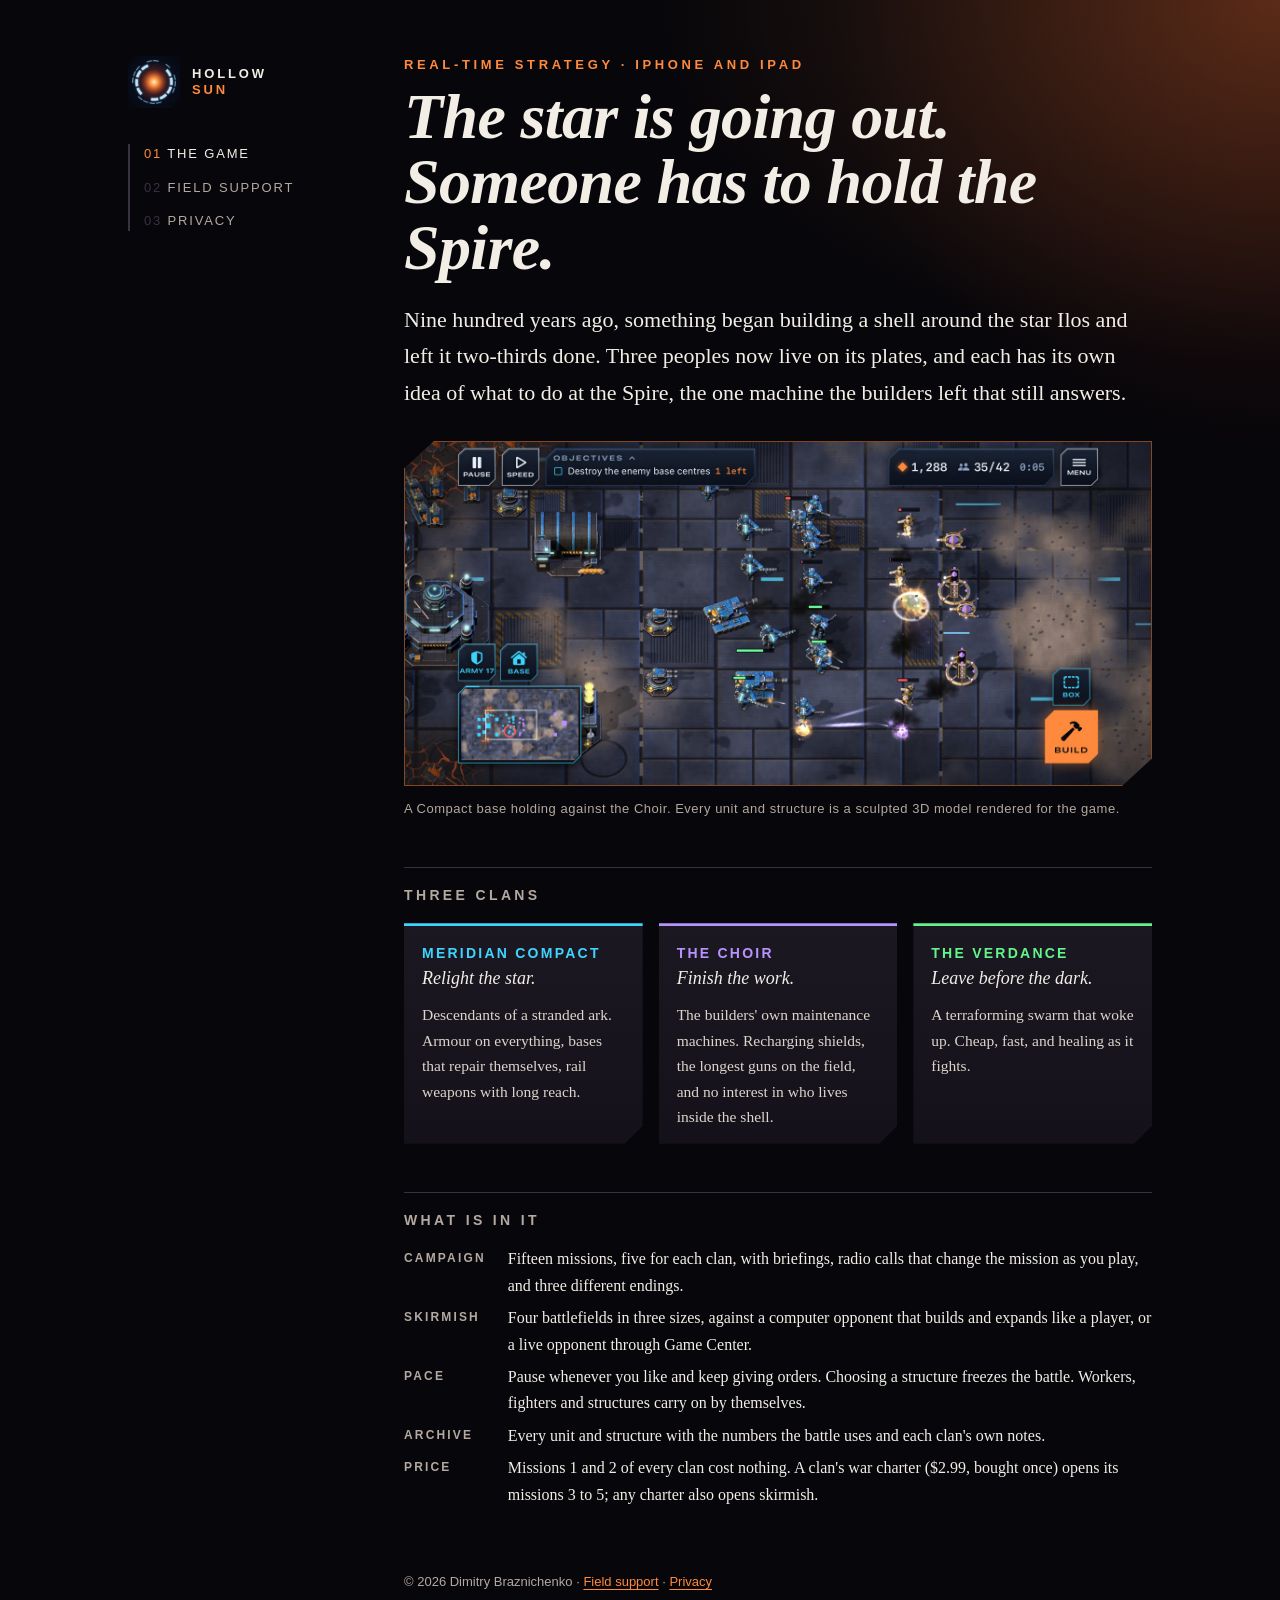
<file: index.html>
<!doctype html>
<html lang="en">
<head>
  <meta charset="utf-8" />
  <meta name="viewport" content="width=device-width, initial-scale=1" />
  <title>Hollow Sun</title>
  <meta name="description" content="Hollow Sun: real-time strategy for iPhone and iPad. Three clans at war over the Spire of a dying star." />
  <link rel="stylesheet" href="styles.css" />
  <link rel="icon" href="icon.png" />
</head>
<body>
  <div class="sheet">
    <aside class="rail">
      <a class="mark" href="index.html"><img src="icon.png" alt="" /><b>Hollow<span>Sun</span></b></a>
      <ol>
        <li><a href="index.html" aria-current="page">The game</a></li>
        <li><a href="support.html">Field support</a></li>
        <li><a href="privacy-policy.html">Privacy</a></li>
      </ol>
    </aside>
    <main>
      <p class="kicker">Real-time strategy · iPhone and iPad</p>
      <h1>The star is going out. Someone has to hold the Spire.</h1>
      <p class="lede">Nine hundred years ago, something began building a shell around the star Ilos and left it two-thirds done. Three peoples now live on its plates, and each has its own idea of what to do at the Spire, the one machine the builders left that still answers.</p>
      <img class="shot" src="hero.jpg" alt="A Meridian Compact base under attack: armoured walkers and a siege crawler meet Choir drones on a dark metal plate" />
      <p class="caption">A Compact base holding against the Choir. Every unit and structure is a sculpted 3D model rendered for the game.</p>

      <h2>Three clans</h2>
      <div class="clans">
        <section class="clan compact"><h3>Meridian Compact</h3><em>Relight the star.</em><p>Descendants of a stranded ark. Armour on everything, bases that repair themselves, rail weapons with long reach.</p></section>
        <section class="clan choir"><h3>The Choir</h3><em>Finish the work.</em><p>The builders' own maintenance machines. Recharging shields, the longest guns on the field, and no interest in who lives inside the shell.</p></section>
        <section class="clan verdance"><h3>The Verdance</h3><em>Leave before the dark.</em><p>A terraforming swarm that woke up. Cheap, fast, and healing as it fights.</p></section>
      </div>

      <h2>What is in it</h2>
      <dl class="facts">
        <dt>Campaign</dt><dd>Fifteen missions, five for each clan, with briefings, radio calls that change the mission as you play, and three different endings.</dd>
        <dt>Skirmish</dt><dd>Four battlefields in three sizes, against a computer opponent that builds and expands like a player, or a live opponent through Game Center.</dd>
        <dt>Pace</dt><dd>Pause whenever you like and keep giving orders. Choosing a structure freezes the battle. Workers, fighters and structures carry on by themselves.</dd>
        <dt>Archive</dt><dd>Every unit and structure with the numbers the battle uses and each clan's own notes.</dd>
        <dt>Price</dt><dd>Missions 1 and 2 of every clan cost nothing. A clan's war charter ($2.99, bought once) opens its missions 3 to 5; any charter also opens skirmish.</dd>
      </dl>

      <footer>&copy; 2026 Dimitry Braznichenko · <a href="support.html">Field support</a> · <a href="privacy-policy.html">Privacy</a></footer>
    </main>
  </div>
</body>
</html>
</file>
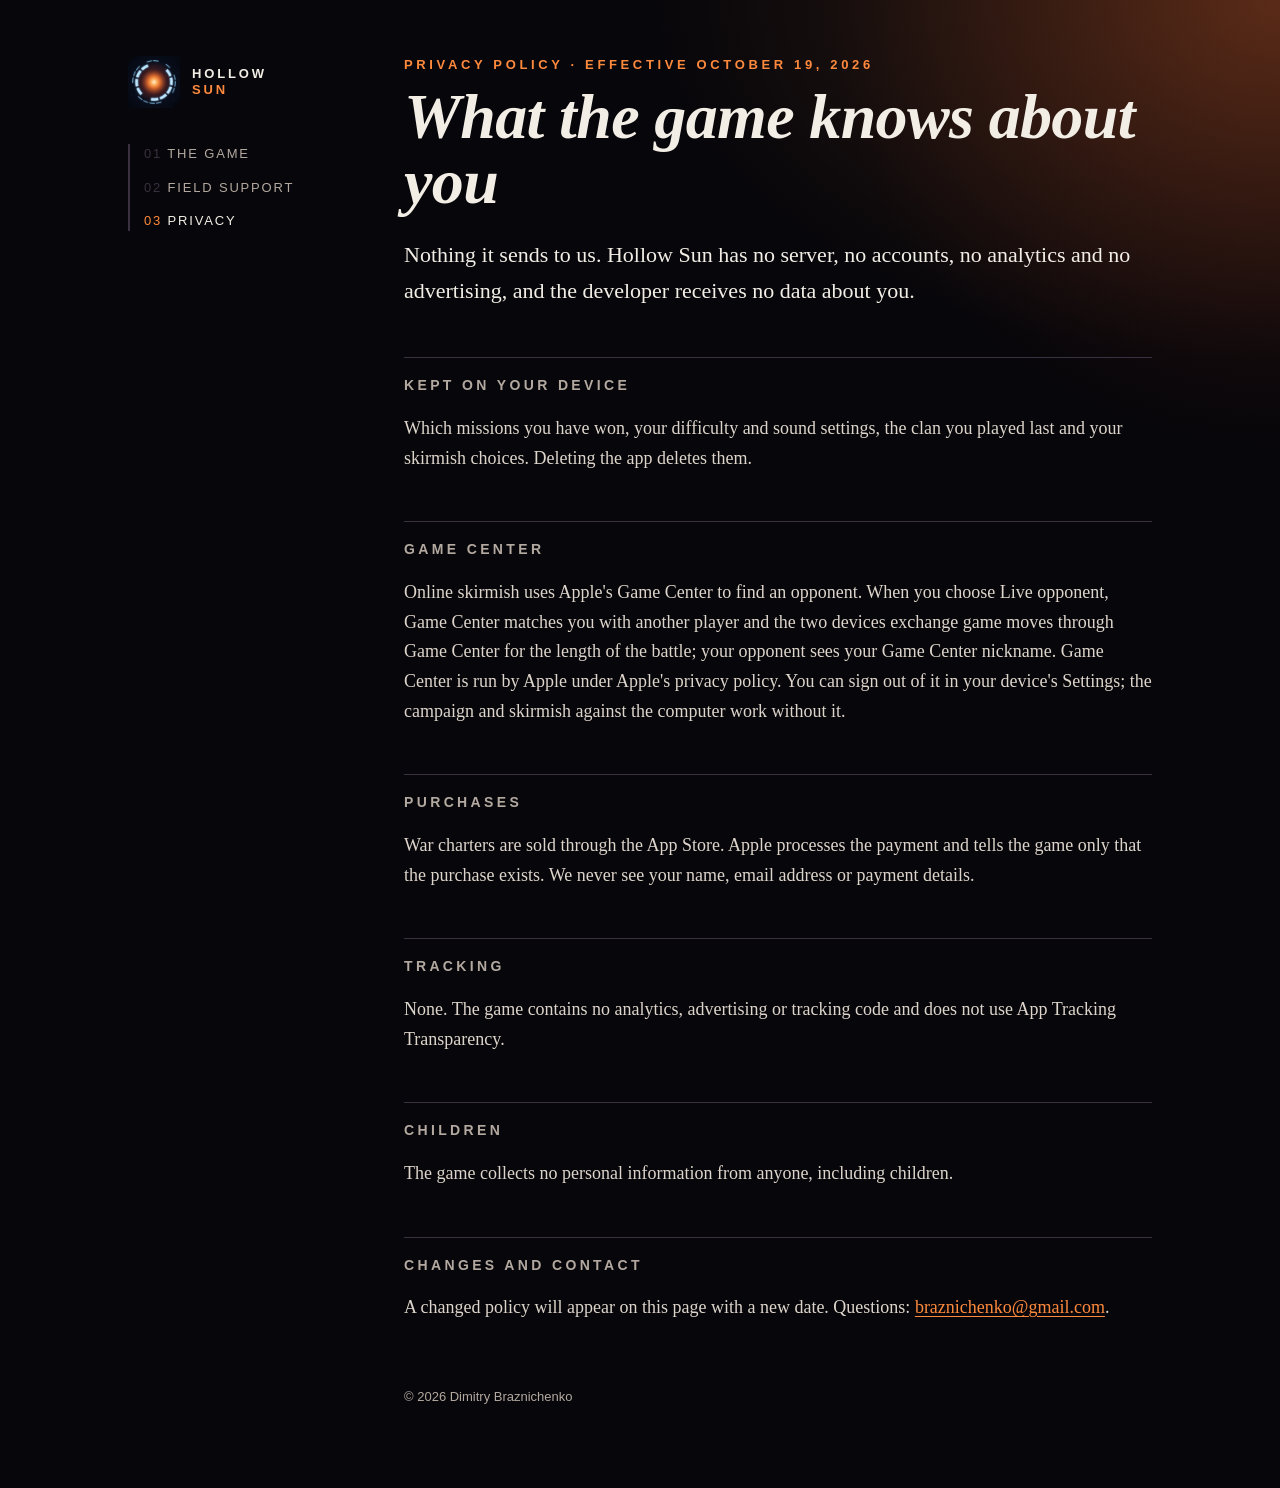
<file: privacy-policy.html>
<!doctype html>
<html lang="en">
<head>
  <meta charset="utf-8" />
  <meta name="viewport" content="width=device-width, initial-scale=1" />
  <title>Hollow Sun · Privacy</title>
  <meta name="description" content="Hollow Sun's privacy policy: no data collected by the developer; Game Center is used only for online matchmaking." />
  <link rel="stylesheet" href="styles.css" />
  <link rel="icon" href="icon.png" />
</head>
<body>
  <div class="sheet">
    <aside class="rail">
      <a class="mark" href="index.html"><img src="icon.png" alt="" /><b>Hollow<span>Sun</span></b></a>
      <ol>
        <li><a href="index.html">The game</a></li>
        <li><a href="support.html">Field support</a></li>
        <li><a href="privacy-policy.html" aria-current="page">Privacy</a></li>
      </ol>
    </aside>
    <main>
      <p class="kicker">Privacy policy · effective October 19, 2026</p>
      <h1>What the game knows about you</h1>
      <p class="lede">Nothing it sends to us. Hollow Sun has no server, no accounts, no analytics and no advertising, and the developer receives no data about you.</p>

      <h2>Kept on your device</h2>
      <p>Which missions you have won, your difficulty and sound settings, the clan you played last and your skirmish choices. Deleting the app deletes them.</p>

      <h2>Game Center</h2>
      <p>Online skirmish uses Apple's Game Center to find an opponent. When you choose Live opponent, Game Center matches you with another player and the two devices exchange game moves through Game Center for the length of the battle; your opponent sees your Game Center nickname. Game Center is run by Apple under Apple's privacy policy. You can sign out of it in your device's Settings; the campaign and skirmish against the computer work without it.</p>

      <h2>Purchases</h2>
      <p>War charters are sold through the App Store. Apple processes the payment and tells the game only that the purchase exists. We never see your name, email address or payment details.</p>

      <h2>Tracking</h2>
      <p>None. The game contains no analytics, advertising or tracking code and does not use App Tracking Transparency.</p>

      <h2>Children</h2>
      <p>The game collects no personal information from anyone, including children.</p>

      <h2>Changes and contact</h2>
      <p>A changed policy will appear on this page with a new date. Questions: <a href="mailto:braznichenko@gmail.com?subject=Hollow%20Sun%20privacy">braznichenko@gmail.com</a>.</p>

      <footer>&copy; 2026 Dimitry Braznichenko</footer>
    </main>
  </div>
</body>
</html>
</file>
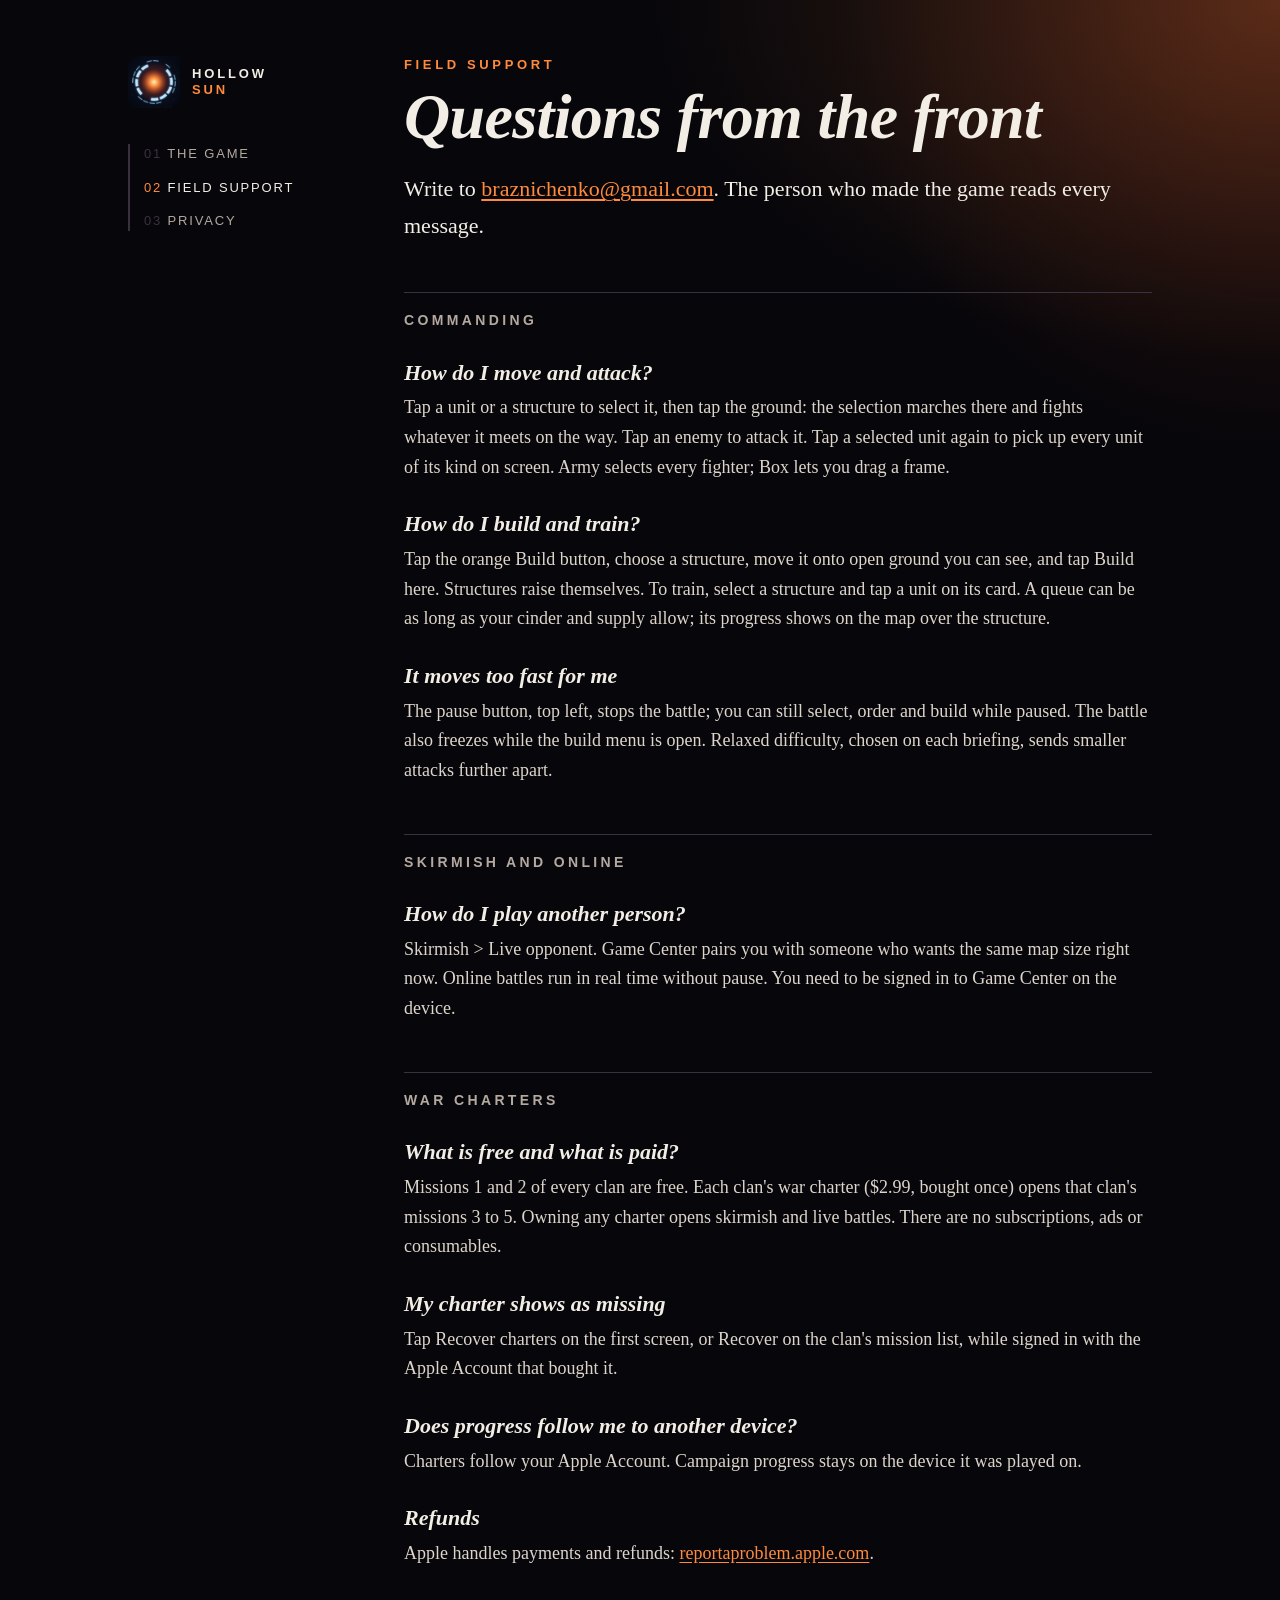
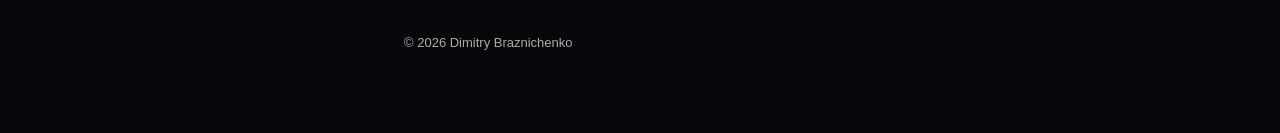
<file: support.html>
<!doctype html>
<html lang="en">
<head>
  <meta charset="utf-8" />
  <meta name="viewport" content="width=device-width, initial-scale=1" />
  <title>Hollow Sun · Field support</title>
  <meta name="description" content="Help with Hollow Sun: controls, building, the tactical pause, war charters and skirmish." />
  <link rel="stylesheet" href="styles.css" />
  <link rel="icon" href="icon.png" />
</head>
<body>
  <div class="sheet">
    <aside class="rail">
      <a class="mark" href="index.html"><img src="icon.png" alt="" /><b>Hollow<span>Sun</span></b></a>
      <ol>
        <li><a href="index.html">The game</a></li>
        <li><a href="support.html" aria-current="page">Field support</a></li>
        <li><a href="privacy-policy.html">Privacy</a></li>
      </ol>
    </aside>
    <main class="qa">
      <p class="kicker">Field support</p>
      <h1>Questions from the front</h1>
      <p class="lede">Write to <a href="mailto:braznichenko@gmail.com?subject=Hollow%20Sun">braznichenko@gmail.com</a>. The person who made the game reads every message.</p>

      <h2>Commanding</h2>
      <h3>How do I move and attack?</h3>
      <p>Tap a unit or a structure to select it, then tap the ground: the selection marches there and fights whatever it meets on the way. Tap an enemy to attack it. Tap a selected unit again to pick up every unit of its kind on screen. Army selects every fighter; Box lets you drag a frame.</p>
      <h3>How do I build and train?</h3>
      <p>Tap the orange Build button, choose a structure, move it onto open ground you can see, and tap Build here. Structures raise themselves. To train, select a structure and tap a unit on its card. A queue can be as long as your cinder and supply allow; its progress shows on the map over the structure.</p>
      <h3>It moves too fast for me</h3>
      <p>The pause button, top left, stops the battle; you can still select, order and build while paused. The battle also freezes while the build menu is open. Relaxed difficulty, chosen on each briefing, sends smaller attacks further apart.</p>

      <h2>Skirmish and online</h2>
      <h3>How do I play another person?</h3>
      <p>Skirmish &gt; Live opponent. Game Center pairs you with someone who wants the same map size right now. Online battles run in real time without pause. You need to be signed in to Game Center on the device.</p>

      <h2>War charters</h2>
      <h3>What is free and what is paid?</h3>
      <p>Missions 1 and 2 of every clan are free. Each clan's war charter ($2.99, bought once) opens that clan's missions 3 to 5. Owning any charter opens skirmish and live battles. There are no subscriptions, ads or consumables.</p>
      <h3>My charter shows as missing</h3>
      <p>Tap Recover charters on the first screen, or Recover on the clan's mission list, while signed in with the Apple Account that bought it.</p>
      <h3>Does progress follow me to another device?</h3>
      <p>Charters follow your Apple Account. Campaign progress stays on the device it was played on.</p>
      <h3>Refunds</h3>
      <p>Apple handles payments and refunds: <a href="https://reportaproblem.apple.com">reportaproblem.apple.com</a>.</p>

      <footer>&copy; 2026 Dimitry Braznichenko</footer>
    </main>
  </div>
</body>
</html>
</file>
<file: styles.css>
/* Hollow Sun: a field dossier from the plates of Ilos. */
:root {
  color-scheme: dark;
  --void: #07060a; --ash: #14111a; --plate: #1c1822; --rule: #3a3140;
  --bone: #f2eee6; --smoke: #b3a9a0; --ember: #ff8a3d; --ember-deep: #b03a1a;
  --compact: #3fd4ff; --choir: #b892ff; --verdance: #62f58c;
  --serif: "New York", "Iowan Old Style", Georgia, "Times New Roman", serif;
  --sans: ui-sans-serif, -apple-system, "Segoe UI", Roboto, sans-serif;
}
* { box-sizing: border-box; }
html { background: var(--void); }
body {
  margin: 0; color: var(--bone); font: 18px/1.65 var(--serif);
  background:
    radial-gradient(900px 520px at 100% 0%, rgba(255,138,61,0.20), transparent 70%),
    radial-gradient(600px 600px at 100% 0%, rgba(176,58,26,0.25), transparent 75%),
    var(--void);
  min-height: 100vh;
}
a { color: var(--ember); text-underline-offset: 3px; }
.sheet { display: grid; grid-template-columns: 220px minmax(0, 1fr); gap: 0 56px; max-width: 1080px; margin: 0 auto; padding: 56px 28px 80px; }
.rail { position: sticky; top: 40px; align-self: start; font: 13px/1.5 var(--sans); letter-spacing: 0.14em; text-transform: uppercase; }
.rail .mark { display: flex; align-items: center; gap: 12px; text-decoration: none; color: var(--bone); margin-bottom: 36px; }
.rail .mark img { width: 52px; height: 52px; clip-path: polygon(14% 0, 100% 0, 100% 86%, 86% 100%, 0 100%, 0 14%); }
.rail .mark b { font-weight: 800; letter-spacing: 0.22em; line-height: 1.2; }
.rail .mark b span { color: var(--ember); display: block; }
.rail ol { list-style: none; margin: 0; padding: 0 0 0 14px; border-left: 2px solid var(--rule); counter-reset: n; }
.rail li { counter-increment: n; margin: 0 0 14px; }
.rail li a { color: var(--smoke); text-decoration: none; }
.rail li a::before { content: counter(n, decimal-leading-zero) "  "; color: var(--rule); }
.rail li a[aria-current] { color: var(--bone); }
.rail li a[aria-current]::before { color: var(--ember); }
main { min-width: 0; }
.kicker { font: 600 13px/1.4 var(--sans); letter-spacing: 0.28em; text-transform: uppercase; color: var(--ember); margin: 0 0 10px; }
h1 { font: italic 600 clamp(38px, 6vw, 64px)/1.02 var(--serif); margin: 0 0 22px; letter-spacing: -0.01em; }
h2 { font: 700 14px/1.4 var(--sans); letter-spacing: 0.24em; text-transform: uppercase; color: var(--smoke); margin: 48px 0 12px; padding-top: 18px; border-top: 1px solid var(--rule); }
h3 { font: italic 600 22px/1.3 var(--serif); margin: 28px 0 6px; }
p, li { color: #ddd5cb; }
.lede { font-size: 22px; color: var(--bone); max-width: 36em; }
.shot { display: block; width: 100%; margin: 30px 0 8px; border: 1px solid rgba(255,138,61,0.5); clip-path: polygon(4% 0, 100% 0, 100% 92%, 96% 100%, 0 100%, 0 8%); }
.caption { font: 13px/1.5 var(--sans); color: var(--smoke); letter-spacing: 0.04em; }
.clans { display: grid; grid-template-columns: repeat(auto-fit, minmax(220px, 1fr)); gap: 16px; margin: 18px 0; }
.clan { background: linear-gradient(var(--plate), var(--ash)); padding: 18px 18px 14px; border-top: 3px solid var(--c); clip-path: polygon(0 0, 100% 0, 100% calc(100% - 18px), calc(100% - 18px) 100%, 0 100%); }
.clan h3 { margin: 0 0 2px; color: var(--c); font: 800 14px/1.3 var(--sans); letter-spacing: 0.16em; text-transform: uppercase; font-style: normal; }
.clan em { display: block; color: var(--bone); margin-bottom: 8px; }
.clan p { font-size: 15.5px; margin: 0; }
.compact { --c: var(--compact); } .choir { --c: var(--choir); } .verdance { --c: var(--verdance); }
dl.facts { display: grid; grid-template-columns: max-content 1fr; gap: 6px 22px; font-size: 16px; }
dl.facts dt { font: 600 12px/2 var(--sans); letter-spacing: 0.18em; text-transform: uppercase; color: var(--smoke); }
dl.facts dd { margin: 0; }
.qa h3 { color: var(--bone); }
.qa p { margin-top: 0; }
footer { margin-top: 64px; font: 13px/1.6 var(--sans); color: var(--smoke); }
@media (max-width: 760px) {
  .sheet { grid-template-columns: 1fr; padding: 28px 16px 60px; }
  .rail { position: static; margin-bottom: 28px; }
  .rail .mark { margin-bottom: 18px; }
  .rail ol { display: flex; flex-wrap: wrap; gap: 6px 18px; border-left: 0; padding: 0; }
  .rail li { margin: 0; }
}
</file>
